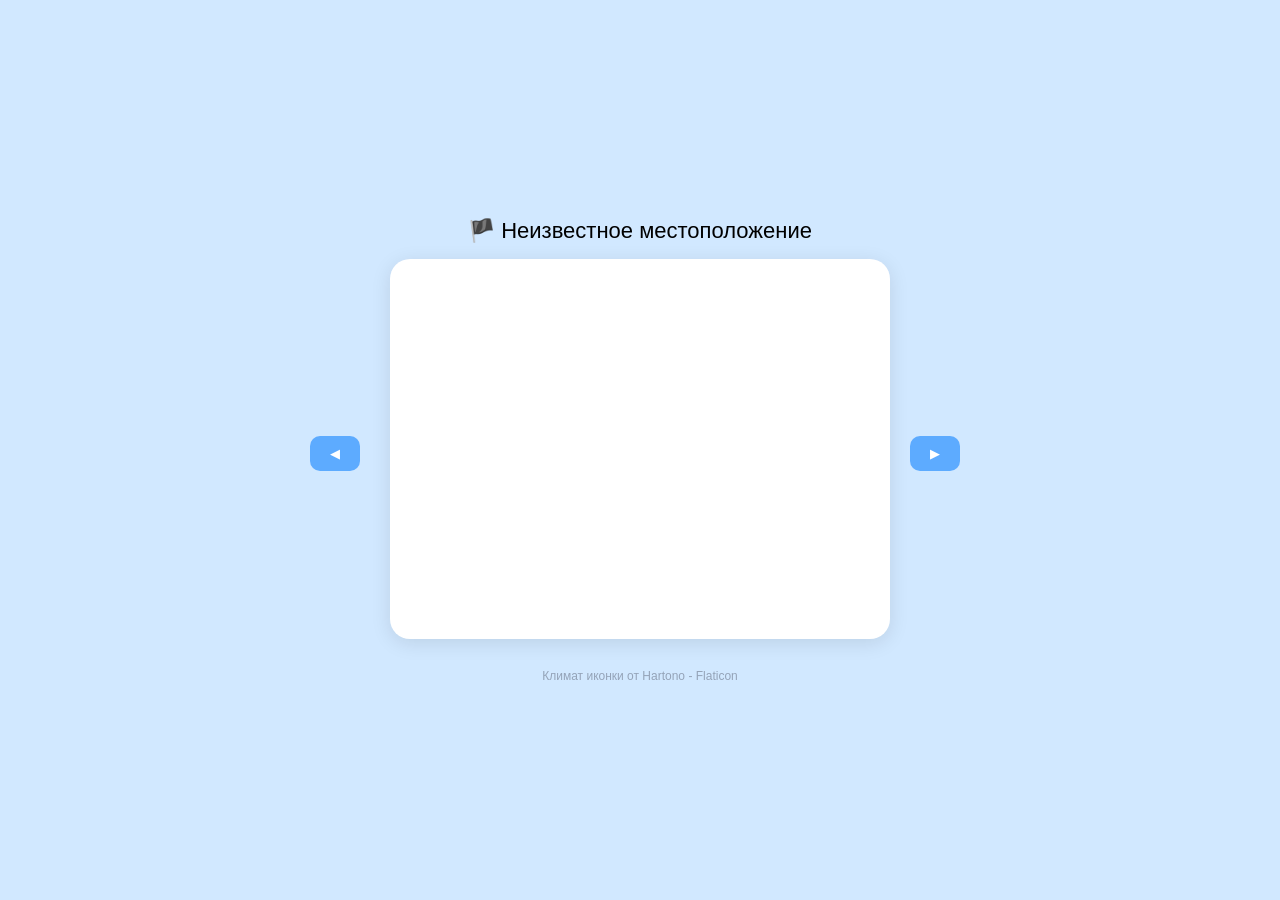
<file: lab_js/weather/index.html>
<!DOCTYPE html>
<html lang="ru">
    <head>
        <meta charset="UTF-8">
        <link rel="stylesheet" type="text/css" href="style.css">
        <meta name="viewport" content="width=device-width, initial-scale=1.0">
        <title>Прогноз погоды</title>
    </head>
    <body>
        <p id="response">🏴 Загрузка...</p>
        <div class="container">
            <button class="button-def" id="prev-button">&#9664;</button>
            <div class="carousel">
            </div>
            <button class="button-def" id="next-button">&#9654;</button>
        </div>
        <a href="https://www.flaticon.com/ru/free-icons/" title="климат иконки">Климат иконки от Hartono - Flaticon</a>
        <script src="script.js"></script>
    </body>
</html>
</file>
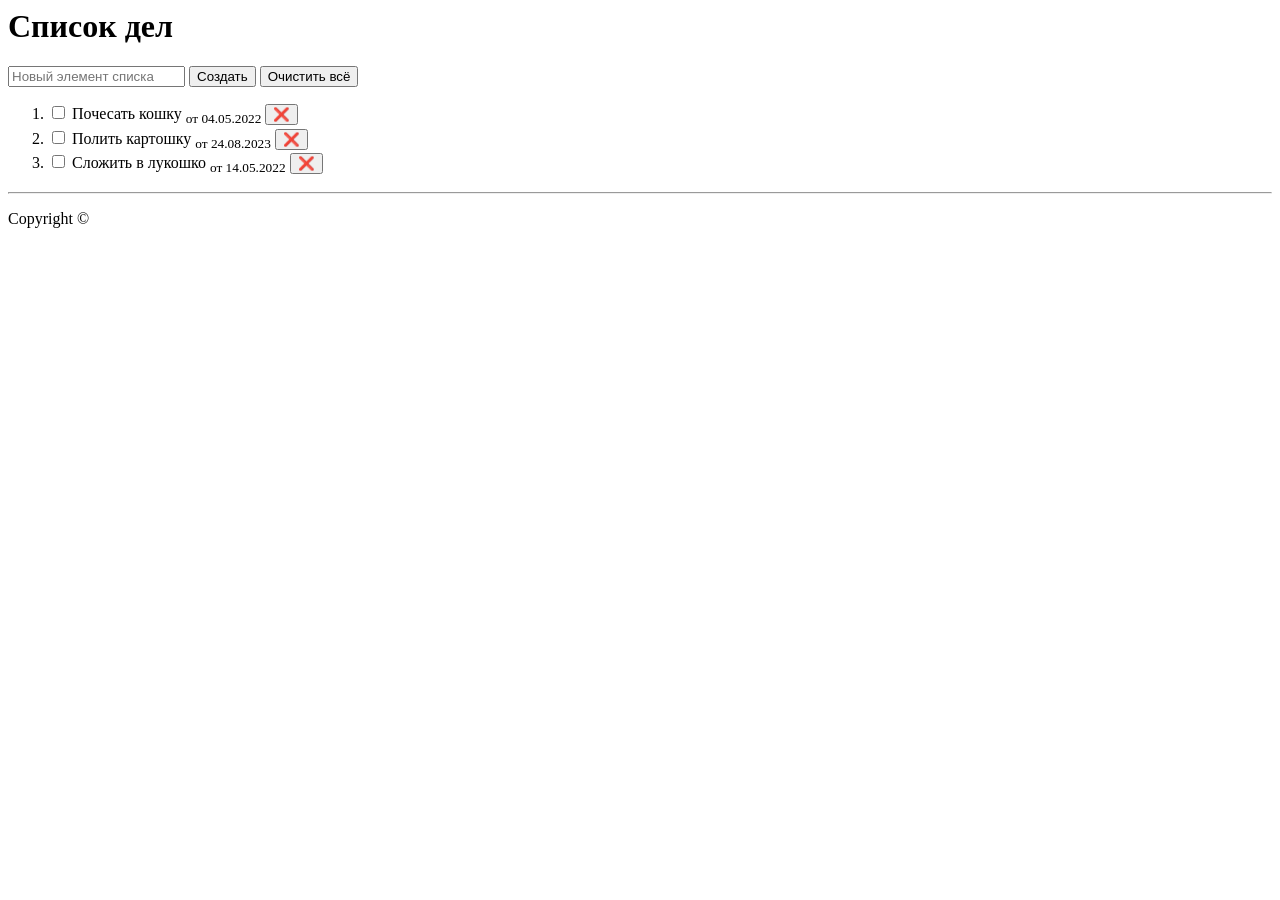
<file: lab1.html>
<html>
    <head>
        <title>Список дел</title>
    </head>
    <body>
        <header>
            <h1>Список дел</h1>
        </header>
        <main>
            <form>
                <input placeholder="Новый элемент списка">
                <button type="submit">Создать</button>
                <button type="reset">Очистить всё</button>
                <ol>
                    <li>
                        <label>
                            <input type="checkbox"> Почесать кошку
                            <sub>от 04.05.2022</sub>
                            <button>&#10060;</button>
                        </label>
                    </li>
                    <li>
                        <label>
                            <input type="checkbox"> Полить картошку
                            <sub>от 24.08.2023</sub>
                            <button>&#10060;</button>
                        </label>
                    </li>
                    <li>
                        <label>
                            <input type="checkbox"> Сложить в лукошко
                            <sub>от 14.05.2022</sub>
                            <button>&#10060;</button>
                        </label>
                    </li>
                </ol>
            </form>
        </main>
        <footer>
            <hr/>
            <p>Copyright &#169;</p>
        </footer>
    </body>
</html>
</file>
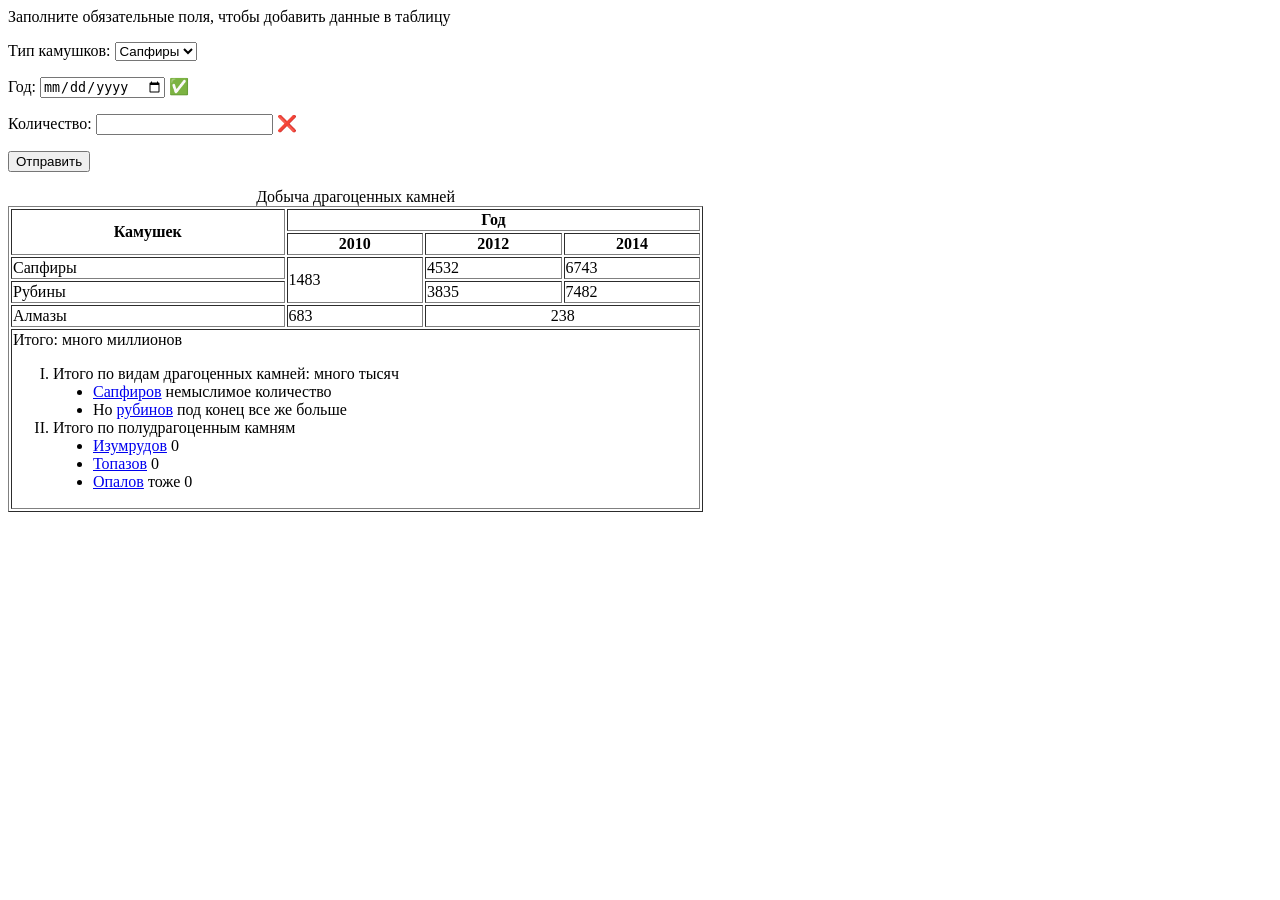
<file: lab1_1.html>
<html>
    <head>
        <title>Добыча драгоценных камней</title>
        <link rel="icon" href="g.jpg" type="image/png">
    </head>
    <body>
        <p>Заполните обязательные поля, чтобы добавить данные в таблицу</p>
        <form>
            <p>Тип камушков:
                <select>
                    <option>Сапфиры</option>
                    <option>Рубины</option>
                    <option>Алмазы</option>
                </select>
            </p>
            <p> Год:
                <input type="date"/> &#9989;
            </p>
            <p> Количество: 
                <input type="text"/> &#10060;
            </p>
            <button type="submit">Отправить</button>
        </form>
        <table border="1" width="55%">
            <caption>Добыча драгоценных камней</caption>
            <tr>
                <th rowspan="2">Камушек</th>
                <th colspan="3">Год</th>
            </tr>
            <tr>
                <th>2010</th>
                <th>2012</th>
                <th>2014</th>
            </tr>
            <tr>
                <td>Сапфиры</td>
                <td rowspan="2">1483</td>
                <td>4532</td>
                <td>6743</td>
            </tr>
            <tr>
                <td>Рубины</td>
                <td>3835</td>
                <td>7482</td>
            </tr><tr>
                <td>Алмазы</td>
                <td>683</td>
                <td colspan="2" align="center">238</td>
            </tr>
            <tr>
                <td colspan="4">
                    <p>Итого: много миллионов</p>
                    <ol type="I">
                        <li>
                            Итого по видам драгоценных камней: много тысяч
                            <ul type="disc">
                                <li>
                                    <a href="https://ru.wikipedia.org/wiki/%D0%A1%D0%B0%D0%BF%D1%84%D0%B8%D1%80" target="_blank">Сапфиров</a> немыслимое количество</li>
                                <li>Но <a href="https://ru.wikipedia.org/wiki/%D0%A0%D1%83%D0%B1%D0%B8%D0%BD" target="_blank">рубинов</a> под конец все же больше</li>
                            </ul>
                        </li>
                        <li> 
                            Итого по полудрагоценным камням
                            <ul type="disc">
                                <li>
                                    <a href="https://ru.wikipedia.org/wiki/%D0%98%D0%B7%D1%83%D0%BC%D1%80%D1%83%D0%B4" target="_blank">Изумрудов</a> 0
                                </li>
                                <li>
                                    <a href="https://ru.wikipedia.org/wiki/%D0%A2%D0%BE%D0%BF%D0%B0%D0%B7" target="_blank">Топазов</a> 0
                                </li>
                                <li>
                                    <a href="https://ru.wikipedia.org/wiki/%D0%9E%D0%BF%D0%B0%D0%BB" target="_blank">Опалов</a> тоже 0
                                </li>
                            </ul>
                        </li>
                    </ol>
                </td>
            </tr>
        </table>
    </body>
</html>
</file>
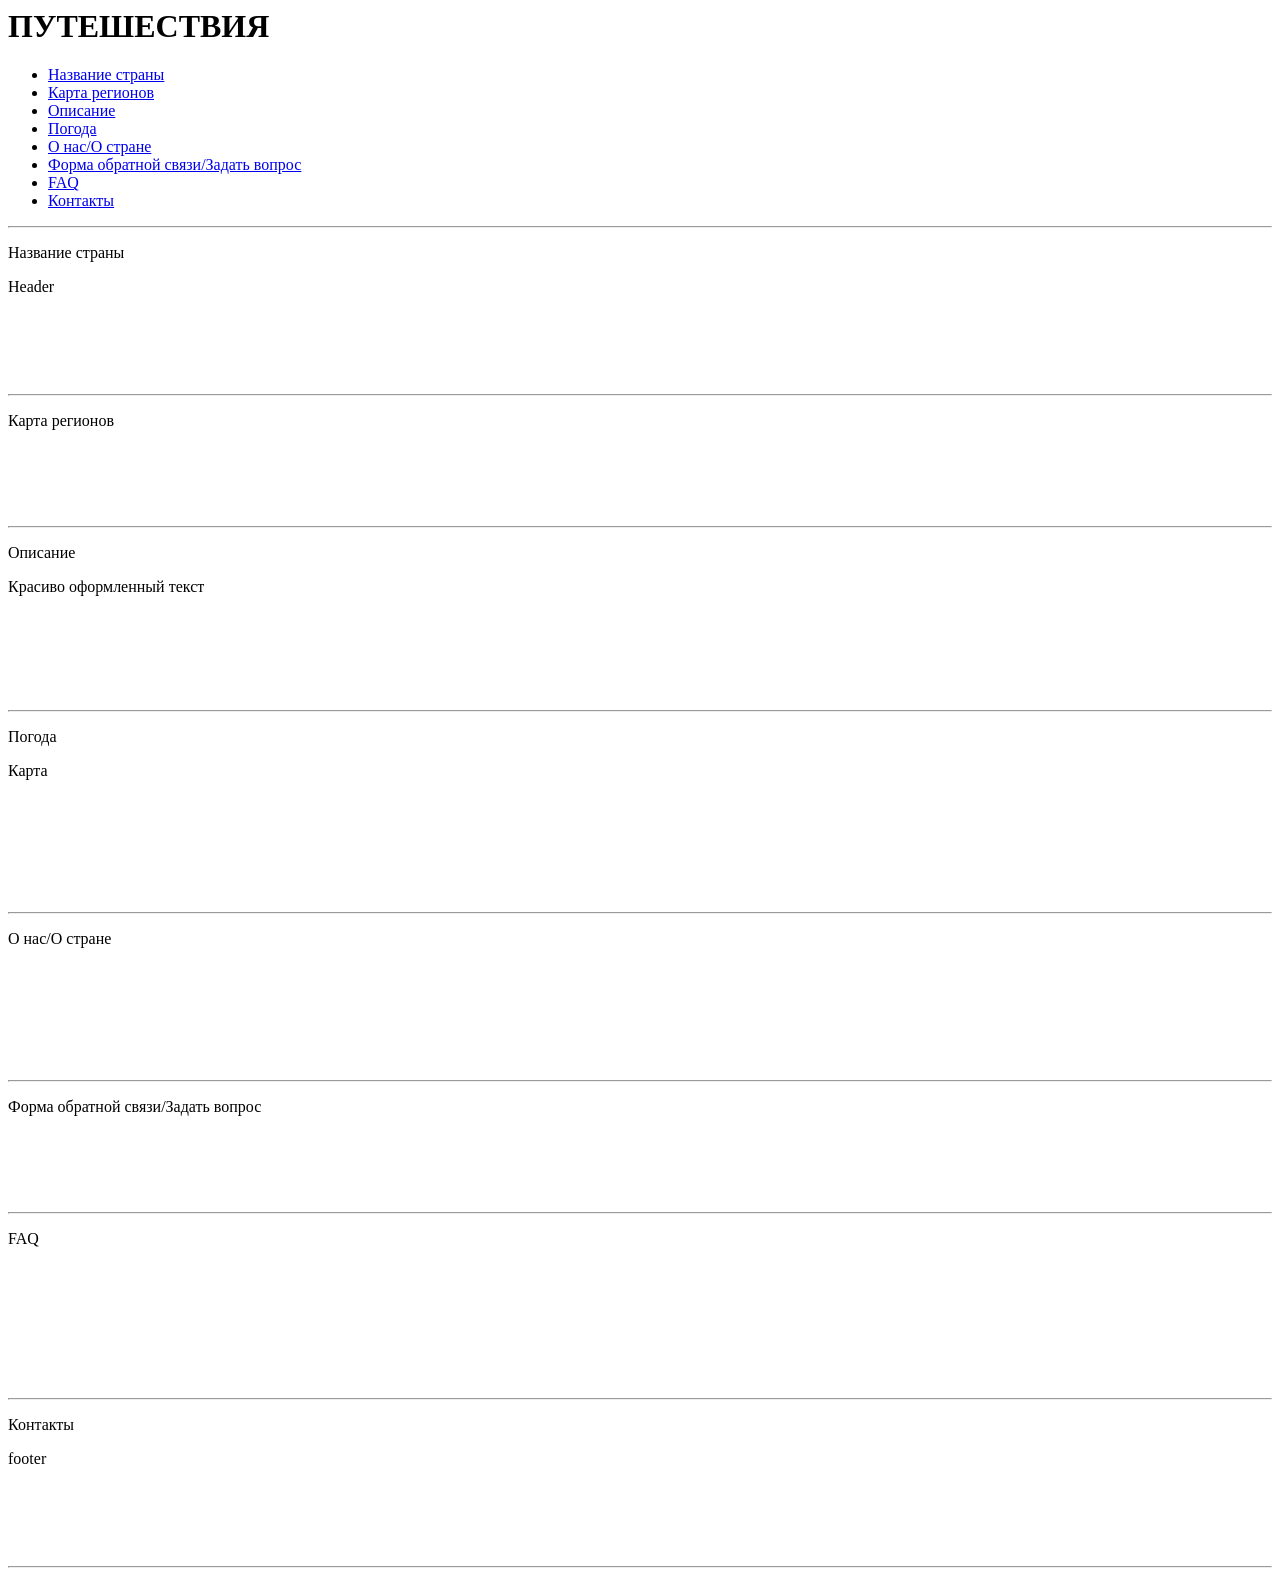
<file: lab1/lab1_2.html>
<html>
    <head>
        <title>Путешествия</title>
    </head>
    <body>
        <h1>ПУТЕШЕСТВИЯ</h1>
        <div>
            <ul type="disc">
                <li><a href="#name">Название страны</a></li>
                <li><a href="#map">Карта регионов</a></li>
                <li><a href="#description">Описание</a></li>
                <li><a href="#weather">Погода</a></li>
                <li><a href="#info">О нас/О стране</a></li>
                <li><a href="#form">Форма обратной связи/Задать вопрос</a></li>
                <li><a href="#faq">FAQ</a></li>
                <li><a href="#contacts">Контакты</a></li>
            </ul>
        </div>
        <hr>
        <div id="name">
            <p>Название страны</p>
            <header>Header</header>
            <br>
            <br>
            <br>
            <br>
            <br>
        </div>
        <hr>
        <div id="map">
            <p>Карта регионов</p>
            <br>
            <br>
            <br>
            <br>
        </div>
        <hr>
        <div id="description">
            <p>Описание</p>
            <p>Красиво оформленный текст</p>
            <br>
            <br>
            <br>
            <br>
            <br>
        </div>
        <hr>
        <div id="weather">
            <p>Погода</p>
            <p>Карта</p>
            <br>
            <br>
            <br>
            <br>
            <br>
            <br>
        </div>
        <hr>
        <div id="info">
            <p>О нас/О стране</p>
            <br>
            <br>
            <br>
            <br>
            <br>
            <br>
        </div>
        <hr>
        <div id="form">
            <p>Форма обратной связи/Задать вопрос</p>
            <from></from>
            <br>
            <br>
            <br>
            <br>
        </div>
        <hr>
        <div id="faq">
            <p>FAQ</p>
            <br>
            <br>
            <br>
            <br>
            <br>
            <br>
            <br>
        </div>
        <hr>
        <div id="contacts">
            <p>Контакты</p>
            <footer>footer</footer>
            <br>
            <br>
            <br>
            <br>
            <br>
        </div>
        <hr>
    </body>
</html>
</file>
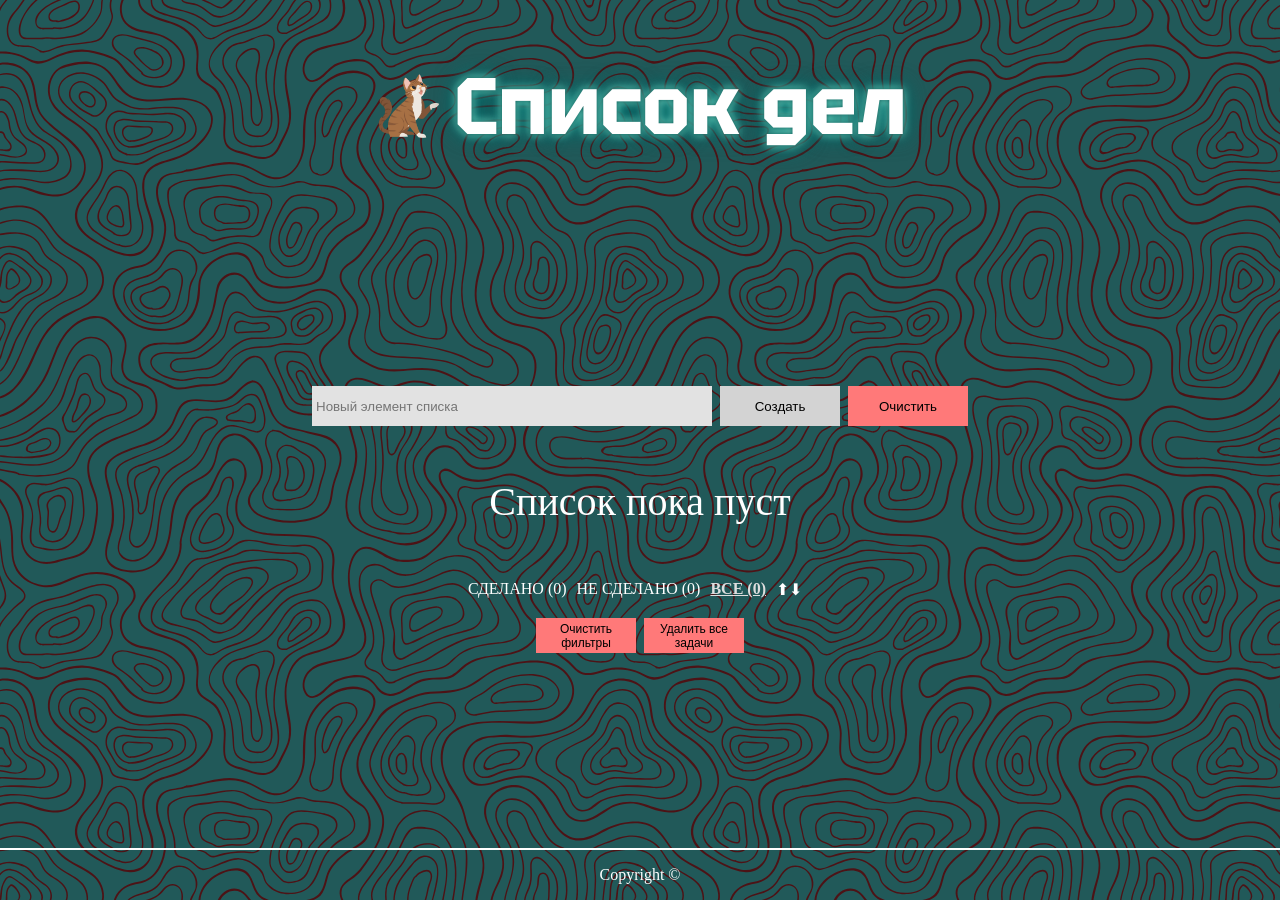
<file: lab_html_1/lab1_1.html>
<html>
    <head>
        <title>Список дел</title>
        <link rel="icon" type="image/png" href="./images/icon.png">
        <link rel="stylesheet" type="text/css" href="style.css">
        <link rel="preconnect" href="https://fonts.googleapis.com">
        <link rel="preconnect" href="https://fonts.gstatic.com" crossorigin>
        <link href="https://fonts.googleapis.com/css2?family=Tektur:wght@400..900&display=swap" rel="stylesheet">
    </head>
    <body class="container">
        <header>
                <img class="imagef" src="./images/koshka-1.png">
                <h1>Список дел</h1>
        </header>
        <div class="form-c">
            <form class="form" id="myForm">
                <div class="div-create">
                    <input type="text" id="title-task" class="input" placeholder="Новый элемент списка">
                    <button class="button-create" id="button-create" type="submit">Создать</button>
                    <button class="button-reset" id="button-reset" type="reset">Очистить</button>
                </div>
            </form>
            <ol id="list" class="list"></ol>
            <div class="row">
                <div class="refs">
                    <a id="done" href="#list">СДЕЛАНО (0)</a>
                    <a id="ndone" href="#list">НЕ СДЕЛАНО (0)</a>
                    <a id="all" href="#list">ВСЕ (0)</a>
                    <a id="sort" href="#sort-div">⬆⬇</a>
                </div>
                <div id="sort-div" class="refs">
                    <span id="from-new">От новых к старым</span>
                    <br>
                    <span id="from-old">От старых к новым</span>
                    <br>
                    <span id="start">А-Я</span>
                    <br>
                    <span id="finish">Я-А</span>
                </div>
            </div>
            <div class="row">
                <button class="button-reset-mini" id="reset-filters">Очистить фильтры</button>
                <button class="button-reset-mini" id="delete-tasks">Удалить все задачи</button>
            </div>
            
        </div>
            
        <footer>
            <hr/>
            <p>Copyright &#169;</p>
        </footer>
        <script src="script.js"></script>

    </body>
</html>
</file>
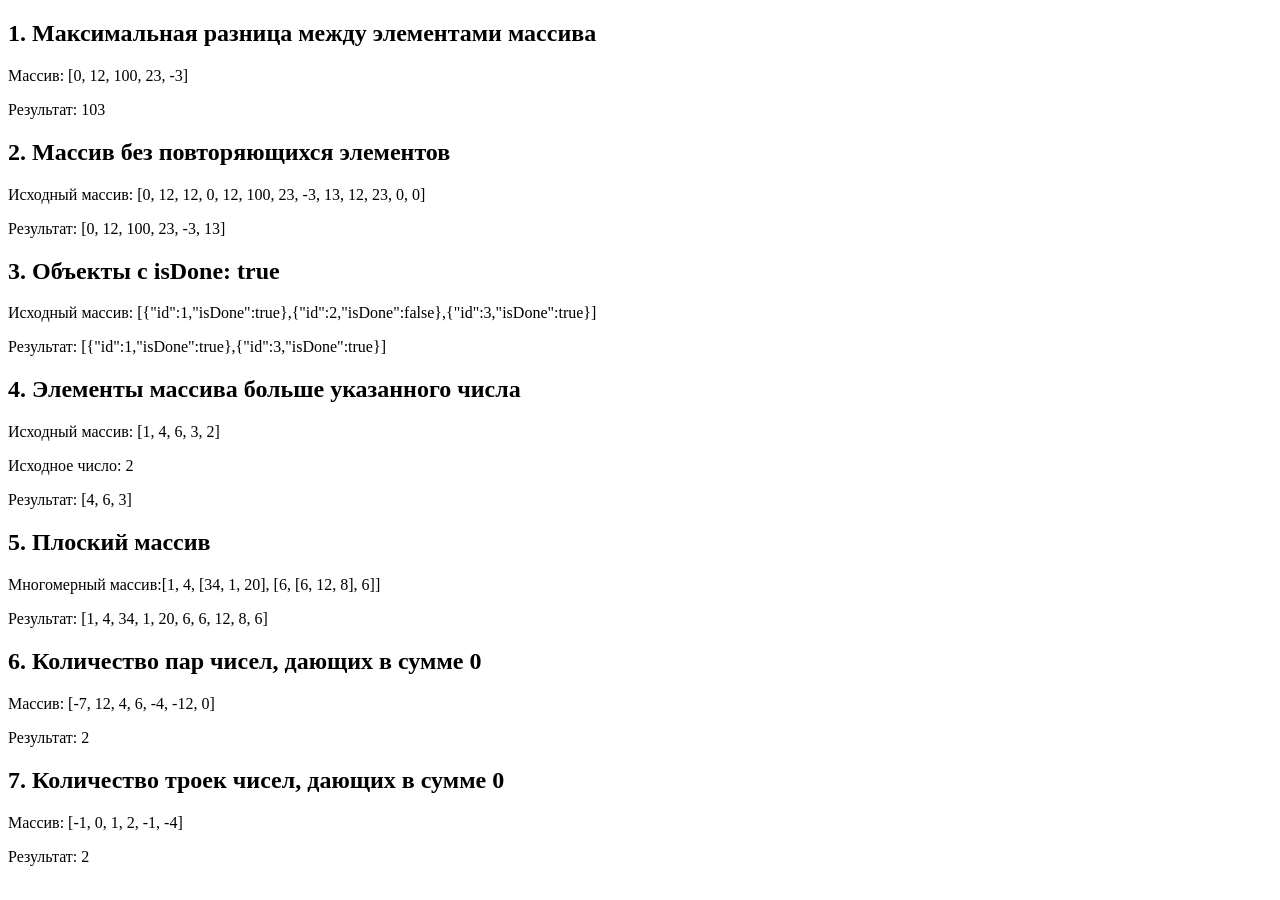
<file: lab_js/result.html>
<!DOCTYPE html>
<html lang="ru">
    <head>
        <meta charset="UTF-8">
        <meta name="viewport" content="width=device-width, initial-scale=1.0">
        <title>Функции работы с массивами</title>
    </head>
    <body>

        <h2>1. Максимальная разница между элементами массива</h2>
        <p>Массив: <span id="array1"></span> </p>
        <p>Результат: <span id="result1"></span></p>

        <h2>2. Массив без повторяющихся элементов</h2>
        <p>Исходный массив: <span id="array2"></span> </p>
        <p>Результат: <span id="result2"></span></p>

        <h2>3. Объекты с isDone: true</h2>
        <p>Исходный массив: <span id="array3"></span> </p>
        <p>Результат: <span id="result3"></span></p>

        <h2>4. Элементы массива больше указанного числа</h2>
        <p>Исходный массив: <span id="array4"></span> </p>
        <p>Исходное число: <span id="num4"></span></p>
        <p>Результат: <span id="result4"></span></p>

        <h2>5. Плоский массив</h2>
        <p>Многомерный массив:[1, 4, [34, 1, 20], [6, [6, 12, 8], 6]]</p>
        <p>Результат: <span id="result5"></span></p>

        <h2>6. Количество пар чисел, дающих в сумме 0</h2>
        <p>Массив: <span id="array6"></span> </p>
        <p>Результат: <span id="result6"></span></p>

        <h2>7. Количество троек чисел, дающих в сумме 0</h2>
        <p>Массив: <span id="array7"></span> </p>
        <p>Результат: <span id="result7"></span></p>

        <script src="lab3(arr).js"></script>
    </body>
</html>
</file>
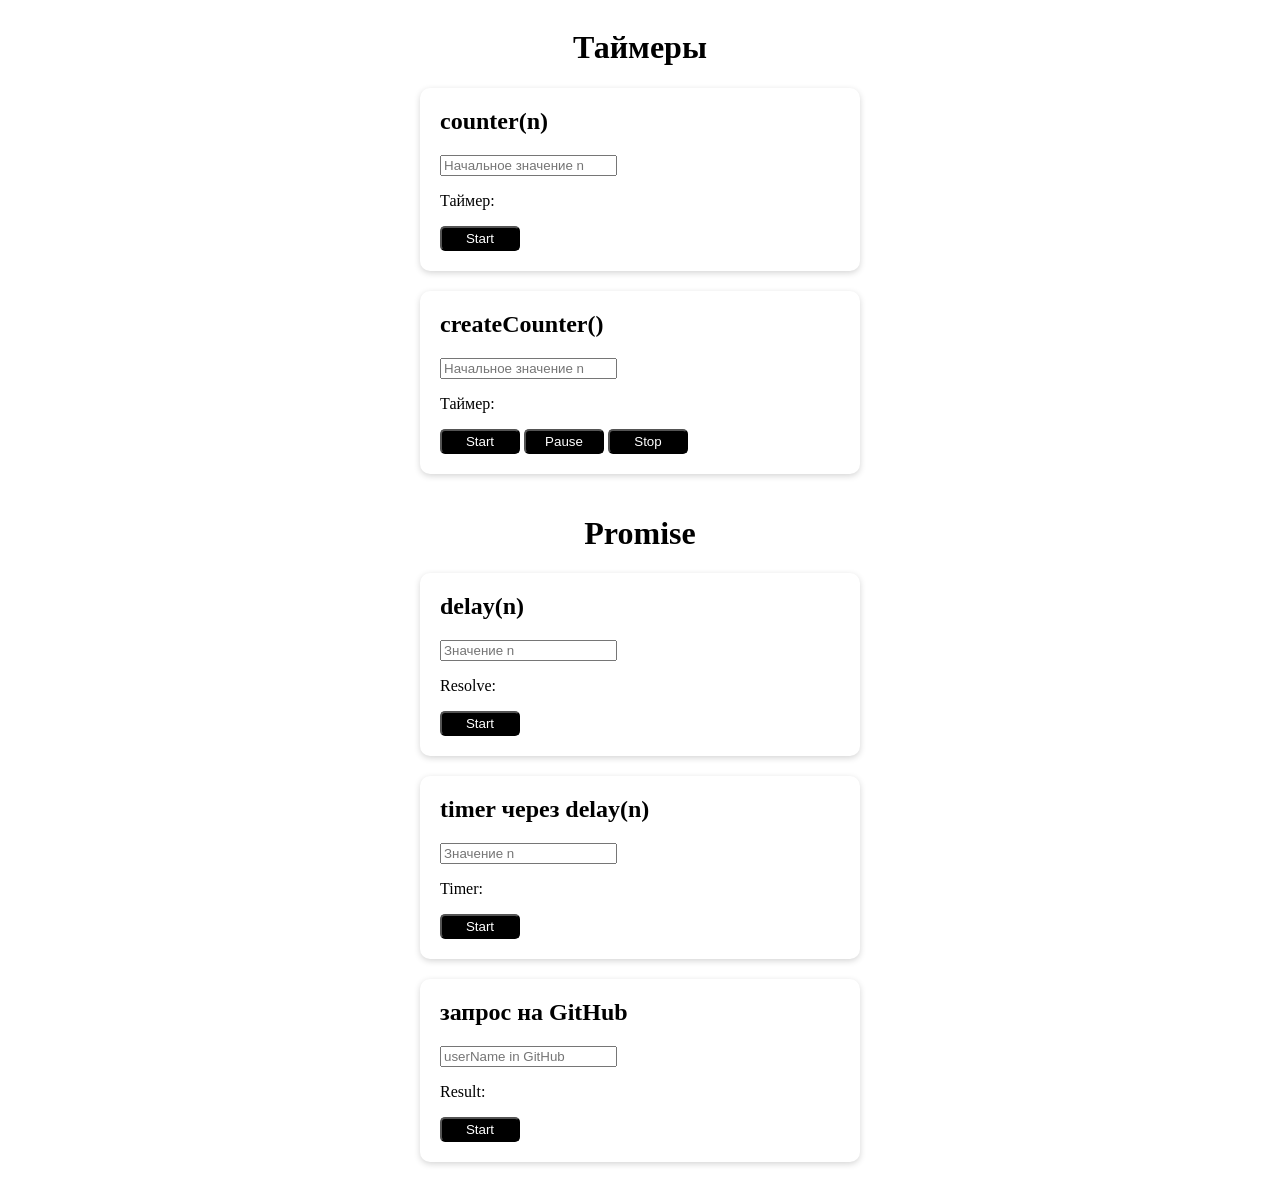
<file: lab_js/8/lab8.html>
<!DOCTYPE html>
<html>
    <head>
        <title> lab 8</title>
        <link rel="stylesheet" type="text/css" href="style.css">
    </head>
    <body>
        <h1>Таймеры</h1>
        <div class="task">
            <h2>counter(n)</h2>
            <input id="input-task1" type="number" placeholder="Начальное значение n">
            <p>Таймер: <span id="result1"></span></p>
            <button class="button-start">Start</button> 
        </div>
        
        <div class="task">
            <h2>createCounter()</h2>
            <input id="input-task2" type="number" placeholder="Начальное значение n">
            <p>Таймер: <span id="result2"></span></p>
            <button class="button-start" id="button-start">Start</button> 
            <button class="button-start" id="button-pause">Pause</button> 
            <button class="button-start" id="button-stop">Stop</button> 
        </div>

        <h1>Promise</h1>

        <div class="task">
            <h2>delay(n)</h2>
            <input id="input-task3" type="number" placeholder="Значение n">
            <p>Resolve: <span id="result3"></span></p>
            <button class="button-start" id="button-resolve">Start</button> 
        </div>

        <div class="task">
            <h2>timer через delay(n)</h2>
            <input id="input-task4" type="number" placeholder="Значение n">
            <p>Timer: <span id="result4"></span></p>
            <button class="button-start" id="button-resolve1">Start</button> 
        </div>

        <div class="task">
            <h2>запрос на GitHub</h2>
            <input id="input-task5" type="text" placeholder="userName in GitHub">
            <p>Result: <span id="result5"></span></p>
            <button class="button-start" id="button-fetch">Start</button> 
        </div>

        <script src="script.js"></script>
    </body>
</html>
</file>
<file: lab_js/weather/style.css>
* {
    margin: 0;
    padding: 0;
    box-sizing: border-box;
}

body {
    min-height: 100vh;
    display: flex;
    flex-direction: column;
    justify-content: center;
    align-items: center;
    font-family: 'Segoe UI', Tahoma, Geneva, Verdana, sans-serif;
    background: rgb(209, 232, 255);
    padding: 20px;
}

.container {
    display: flex;
    flex-direction: row;
    justify-content: center;
    align-items: center;
    width: 100%;
    max-width: 700px;
    margin-bottom: 10px;
}

.container-x {
    display: flex;
    flex-direction: column;
    justify-content: center;
    align-items: center;
    width: 100%;
    padding-top: 15px;
    border-top: 1px solid rgb(226, 232, 240);
}

.button-def {
    background-color: rgb(93, 171, 255);
    color: white;
    border: none;
    height: 35px;
    padding: 5px 20px 5px 20px;
    border-radius: 10px;
    margin: 10px 10px 0px 0px;
    transition: 0.2s;
    &:hover {
        transform: translateY(-2px);
        cursor: pointer;
        background-color: rgb(52, 150, 255);
        box-shadow: 0px 2px 4px rgb(169, 169, 169);
    }
}

#response {
    font-size: 22px;
    margin-bottom: 15px;
    font-weight: 500;
    color: black;
}

.carousel {
    height: 380px;
    width: 500px;
    border-radius: 20px;
    background: white;
    box-shadow: 0px 4px 20px rgba(0, 0, 0, 0.1);
    display: flex;
    flex-direction: column;
    align-items: center;
    margin: 0 20px;
    padding: 25px;
    position: relative;
}

.carousel-element {
    height: 100%;
    width: 100%;
    display: flex;
    flex-direction: column;
    align-items: center;
}


.carousel-element .container {
    display: flex;
    flex-direction: row;
    justify-content: space-between;
    align-items: center;
    width: 100%;
}

.temperature {
    display: flex;
    flex-direction: column;
    align-items: flex-start;
}

.temperature span:first-child {
    font-size: 52px;
    font-weight: 700;
    color: #0f172a;
    line-height: 1;
    margin-bottom: 5px;
}

.other {
    display: flex;
    justify-content: center;
    align-items: center;
    width: 180px;
    height: 180px;
    flex-shrink: 0;
    div {
        display: flex;
        justify-content: center;
        align-items: center;
        width: 100%;
        height: 100%;
    }
    img {
        width: 100%;
        height: 100%;
        object-fit: contain;
    }
}

#date {
    font-size: 24px;
    font-weight: 700;
    color: rgb(30, 41, 59);
    margin-bottom: 15px;
}

.other-text {
    color: rgb(100, 116, 139);
    font-size: 14px;
}

#sunrise-sunset {
    font-size: 20px;
    font-weight: 700;
    color: rgb(100, 116, 139);
    margin-bottom: 5px;
}

#temp-feel-like {
    font-size: 15px;
    color: rgb(100, 116, 139);
    margin-bottom: 10px;
}

.description-text {
    font-size: 20px;
    color: rgb(51, 65, 85);
    font-weight: 500;
}

.wind-text {
    font-size: 17px;
    font-weight: 500;
    color: rgb(51, 65, 85);
}

a {
    margin-top: 20px;
    color: rgb(148, 163, 184);
    font-size: 12px;
    text-decoration: none;
    &:hover {
        color: #64748b;
        text-decoration: underline;
    }
}

.carousel input[type="radio"] {
    appearance: none;
    width: 8px;
    height: 8px;
    border-radius: 50%;
    background: rgb(203, 213, 225);
    margin: 0 4px;
    cursor: pointer;
    transition: 0.2s;
    &:checked {
        background: rgb(59, 130, 246);
        width: 10px;
        height: 10px;
    }
}
</file>
<file: lab_html_1/style.css>
.container {
    display: flex;
    flex-direction: column;
    justify-content: center;
    align-items: center;
    background-color: rgb(0, 98, 96);
    background-image: url("./images/fon.svg");
    background-size: cover;
    background-position: center;
    background-repeat: no-repeat;
    background-attachment: fixed;
    color: white;
    min-height: 100vh;
    margin: 0px;
}

@media (max-width: 900px) {
    .container {
        background-size: 100%;
        background-position: center;
    }
}

/* анимации */
@keyframes for-h1 {
    from {
        opacity: 0;
        transform: translateY(40px);
    }
    to {
        color: white;
        text-shadow: 0px 0px 5px rgb(0, 78, 77), 0px 0px 10px rgb(151, 255, 229), 0px 0px 20px rgb(0, 118, 116), 0px 0px 25px rgb(0, 98, 96);
        transform: translateY(0) translateX(0px);
    }
}

@keyframes image-upp {
    from {
        transform: translateY(40px);
    }

    to {
        transform: translateY(0);
    }
}

h1 {
    font-family: "Tektur", sans-serif;
    font-style: normal;
    font-size: 80px;
    text-align: center;
    animation: for-h1 1s linear forwards;
}

header {
    width: 100%;
    flex-shrink: 0;
    display: flex;
    flex-direction: row;
    justify-content: center;
    align-items: center;
}

.imagef {
    height: 70px;
    width: 70px;
    margin-right: 10px;
    animation: image-upp 1s linear;
}


footer {
    width: 100%;
    text-align: center;
    flex-shrink: 0;
}

hr {
    border: none;
    border-top: 2px solid white; 
}

.form {
    display: flex;
    flex-direction: column;
    justify-content: center;
    align-items: center;
    width: 100%;
    min-height: 0px;
    max-width: fit-content; 
}
.form-c {
    display: flex;
    flex-direction: column;
    justify-content: center;
    align-items: center;
    flex:1;
    width: 100%;
    max-width: fit-content; 
    margin: 0 auto;
}


.div-create {
    display: flex;
    flex-direction: row;
    justify-content: center;
    flex-wrap: wrap;
    max-width: fit-content;
    min-height: fit-content;
}

/* поле ввода */
.input {
    height: 40px;
    border: 0;  
    outline: none;
    background-color: rgb(226, 226, 226);
    width: 400px;
    transition: .2s linear;
    margin: 4px 4px 16px 4px;
    padding: 4px;
    
    &:focus {
        background-color: white;
        border-radius: 5px;
        box-shadow: 0 0 10px rgb(255, 255, 255)
    }

    &:hover {
        background-color: white;
    }
}

/* список */
.list {
    width: 100%;
    max-width: 400px;
    padding: 20px;
    margin: 0 auto;
    list-style-type: none;
    max-height: 200px;  
    overflow-y: auto;
    min-height: 0px;

    /* скроллбар списка */
    &::-webkit-scrollbar {
        width: 10px;
    }
    &::-webkit-scrollbar-thumb {
        border-radius: 10px;
        background-color: rgb(0, 62, 61);
    }
    &::-webkit-scrollbar-track {
        background-color: rgb(104, 167, 165);
        border-radius: 10px;
    }

    &:empty {
        text-align: center;

        min-width: none;
    }
    &:empty::before {
        content: "Список пока пуст";
        color: white;
        font-size: 40px;
    }
}

/* перенос текста */
.container-list-element {
    display: flex;
    align-items: center;
    min-width: 0;
    label {
        white-space: nowrap;       
        overflow: hidden;          
        text-overflow: ellipsis;   
    }
}

/* дата внизу */
.container-task {
    display: flex;
    flex-direction: column;
    min-width: 0;
    flex: 1;
}
.date {
    font-size: 10px;
}

/* элемент списка */
.list-element {
    display: flex;
    align-items: center;
    justify-content: space-between;
    background-color: rgb(219, 219, 219);
    margin: 6px;
    padding: 4px;
    color: black;
    transition: .2s linear;
    &:hover {
        background-color: darkgrey;
        .button-cancel { 
            background-color: darkgrey;
            color: rgb(101, 101, 101);
        }
        .input-checkbox:checked { 
            accent-color: rgb(101, 101, 101);
        }
    } 
    &:has(.input-checkbox:checked) {
        background-color: rgb(88, 88, 88);
        .button-cancel {
            background-color: rgb(88, 88, 88);
            color: white;
        }
        .container-task {
            color: white;
        }
        &:hover {
            background-color: rgb(68, 68, 68);
            .button-cancel {
                background-color: rgb(68, 68, 68);
            }
            .input-checkbox:checked { 
                accent-color: rgb(68, 68, 68);
            }
        }
    }
}


/* чекбоксы */
.input-checkbox {
    accent-color: darkgrey;
    transition: .2s linear;
    &:checked  {
        accent-color: rgb(88, 88, 88);
        + .container-task {
            .task {
                text-decoration: line-through;
            }
        }
        .container-list-element {
            background-color: rgb(48, 48, 48);
        }
        .button-cancel {
            color: white;
        }
    }
}


/* кнопка "Создать" */
.button-create {
    height: 40px;
    width: 120px;
    background-color: rgb(211, 211, 211);
    border: none;
    margin: 4px 4px 16px 4px;
    transition: .2s linear;
    &:hover {
        background-color: white;
        box-shadow: 0 4px 0px 0 rgb(137, 137, 137);
        transform: translateY(-3px);
        cursor: pointer;
    }
    &:active {
        transform: scale(0.95);
        transition: background-color 0s;
        background-color: rgb(203, 203, 203);
        box-shadow: 0 2px 0px 0 rgb(81, 81, 81);
    }
}



/* кнопка "Очистить" */
.button-reset {
    height: 40px;
    width: 120px;
    background-color: rgb(255, 121, 121);
    border: none;
    transition: .2s linear;
    margin: 4px 4px 16px 4px;
    &:hover {
        transform: translateY(-3px);
        background-color: rgb(255, 63, 63);
        box-shadow: 0 4px 0px 0 rgb(117, 0, 0);
        cursor: pointer;
    }
    &:active {
        transform: scale(0.95);
        transition: background-color 0s;
        background-color: rgb(117, 0, 0);
        box-shadow: 0 2px 0px 0 rgb(83, 0, 0);
    }
}

/* кнопка "х" */
.button-cancel {
    border: none;
    transition:.2s linear;
    background-color: rgb(219, 219, 219);
    &:hover {
        cursor: pointer;
    }
}

.refs {
    position: relative;
    width: max-content;
    display: flex;
    flex-direction: row;
    justify-content: space-around;
    margin-top: 20px;
    a, span {
        text-decoration: none;
        color: rgb(255, 255, 255);
        cursor: pointer;
        margin-right: 10px;
        &.active {
            font-weight: bold;
            color: rgb(222, 222, 222);
            text-decoration: underline;
        }
    }
}

#sort-div {
    display: none;
    background-color: white;
    position: absolute;
    text-align: center;
    padding: 10px;
    box-shadow: 0 2px 10px rgba(0,0,0,0.2);
    margin-top: 30px;
    span {
        color: black;
        margin-right: 10px;
        display: block;
        &:hover {
            cursor: pointer;
            background-color: #f0f0f0;
        }
    }
}

.row {
    display: flex;
    flex-direction: row;
    justify-content: space-around;
    align-items: center;
    margin-top: 15px;
}

.button-reset-mini {
    height: 35px;
    width: 100px;
    font-size: 12px;
    background-color: rgb(255, 121, 121);
    border: none;
    transition: .2s linear;
    margin: 4px 4px 16px 4px;
    &:hover {
        transform: translateY(-3px);
        background-color: rgb(255, 63, 63);
        box-shadow: 0 4px 0px 0 rgb(117, 0, 0);
        cursor: pointer;
    }
    &:active {
        transform: scale(0.95);
        transition: background-color 0s;
        background-color: rgb(117, 0, 0);
        box-shadow: 0 2px 0px 0 rgb(83, 0, 0);
    }
}
</file>
<file: lab_js/8/style.css>
body {
    display: flex;
    flex-direction: column;
    justify-content: center;
    align-items: center;
}

.button-start {
    border-radius: 5px; 
    background-color: black; 
    color: white; 
    height: 25px; 
    width: 80px;
    &:hover {
        cursor: pointer;
        background-color: rgb(56, 56, 56);
    }
}

.task {
    width: 400px;
    border-radius: 10px;
    box-shadow: 0px 2px 6px rgb(213, 213, 213);
    margin-bottom: 20px;
    padding: 0px 20px 20px 20px;
}
</file>
